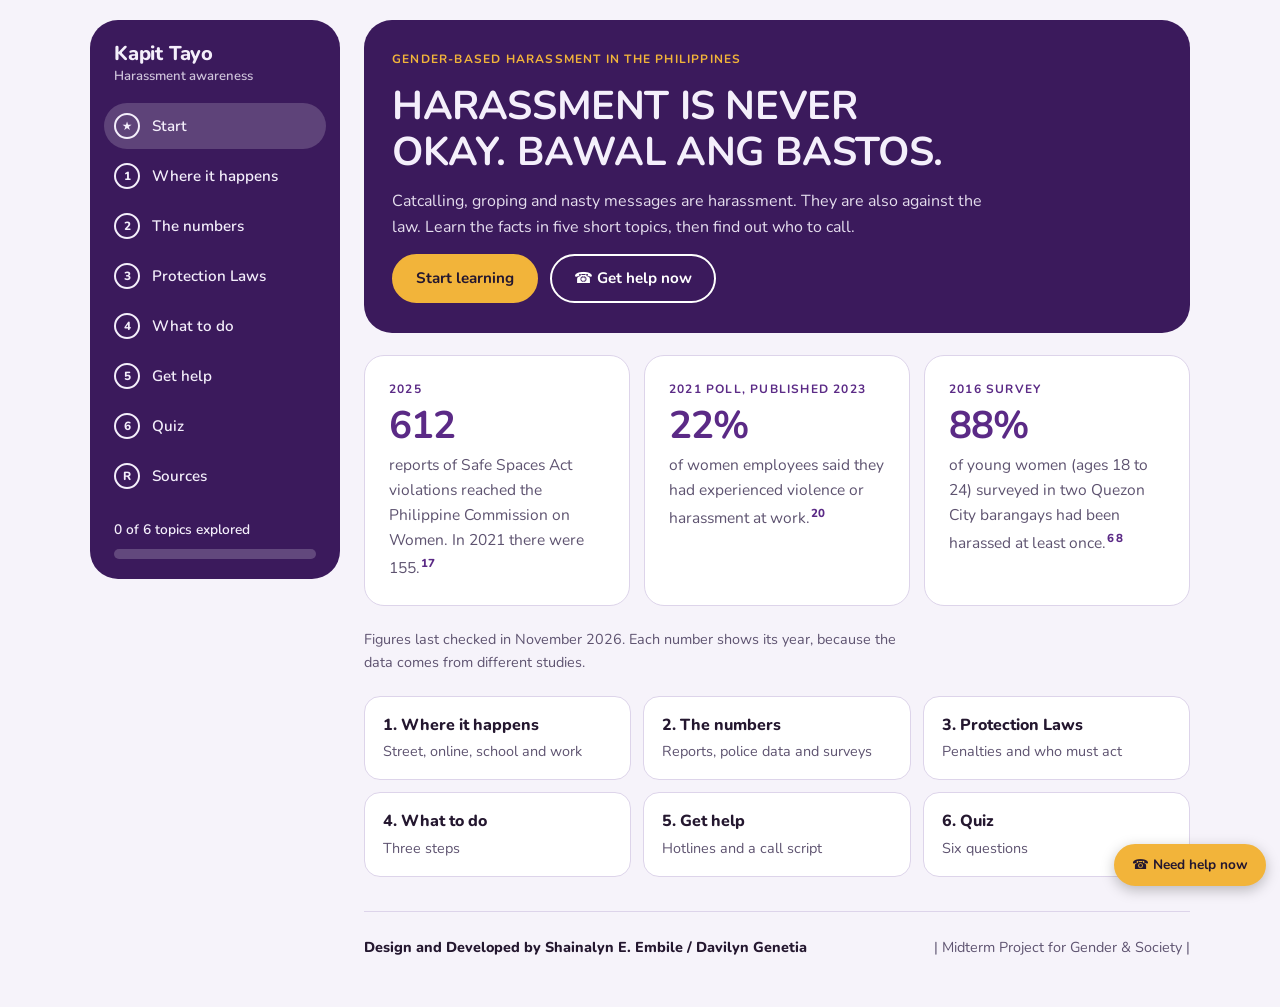
<file: index.html>
<!doctype html>
<html lang="en">
<head>
<meta charset="utf-8">
<meta name="viewport" content="width=device-width, initial-scale=1">
<title>Kapit Tayo</title>
<link rel="preconnect" href="https://fonts.googleapis.com">
<link rel="preconnect" href="https://fonts.gstatic.com" crossorigin>
<link href="https://fonts.googleapis.com/css2?family=Nunito:wght@400;600;700;800&display=swap" rel="stylesheet">
<link rel="stylesheet" href="style.css">
</head>
<body>
<div class="app">
  <aside class="side">
    <div class="brand">Kapit Tayo<span>Harassment awareness</span></div>
    <nav class="nav" id="nav" aria-label="Sections"></nav>
    <div class="prog"><span id="prog-t">0 of 6 topics explored</span><div class="bar"><i id="prog-b"></i></div></div>
  </aside>

  <main class="main">

    <!-- START -->
    <section class="mod" id="m-start">
      <div class="hero">
        <span class="eyebrow">Gender-based harassment in the Philippines</span>
        <h1>HARASSMENT IS NEVER OKAY. BAWAL ANG BASTOS. </h1>
        <p>Catcalling, groping and nasty messages are harassment. They are also against the law. Learn the facts in five short topics, then find out who to call.</p>
        <div class="btns"><button class="btn gold" type="button" data-go="places">Start learning</button><button class="btn light" type="button" data-go="hotline">&#9742; Get help now</button></div>
      </div>
      <div class="grid3">
        <div class="card fig"><span class="eyebrow">2025</span><span class="big">612</span><p>reports of Safe Spaces Act violations reached the Philippine Commission on Women. In 2021 there were 155.<sup><a href="#r17">17</a></sup></p></div>
        <div class="card fig"><span class="eyebrow">2021 poll, published 2023</span><span class="big">22%</span><p>of women employees said they had experienced violence or harassment at work.<sup><a href="#r20">20</a></sup></p></div>
        <div class="card fig"><span class="eyebrow">2016 survey</span><span class="big">88%</span><p>of young women (ages 18 to 24) surveyed in two Quezon City barangays had been harassed at least once.<sup><a href="#r6">6</a><a href="#r8">8</a></sup></p></div>
      </div>
      <p class="note">Figures last checked in November 2026. Each number shows its year, because the data comes from different studies.</p>
      <div class="todo" id="todo"></div>
    </section>

    <!-- PLACES -->
    <section class="mod" id="m-places" hidden>
      <div class="mod-head"><span class="eyebrow">1 &middot; Spot it</span><h2>Saan nangyayari? Kahit saan.</h2><p>One law, the Safe Spaces Act (RA 11313), covers all three places. Open each one.<sup><a href="#r1">1</a><a href="#r4">4</a></sup></p></div>
      <details class="acc" open>
        <summary>On the street and in public</summary>
        <div class="acc-body">
          <div><h3>What it looks like</h3><ul><li>Catcalling and whistling</li><li>Unwanted invitations</li><li>Sexist or hateful insults</li><li>Touching or groping</li><li>Flashing</li></ul><p class="note" style="margin-top:8px">All are listed in the Act.<sup><a href="#r3">3</a></sup></p></div>
          <div><h3>What the law says</h3><p>It is a crime in streets, jeepneys, malls and other public places.<sup><a href="#r14">14</a></sup></p><p>A first offense can mean a fine starting at PHP 1,000 plus community service. Serious acts can mean jail or a PHP 30,000 fine.<sup><a href="#r1">1</a></sup></p></div>
          <div><h3>What to do</h3><p>Tell the staff of the place, the police or your local hotline. They must call the police and share CCTV footage when a court asks.<sup><a href="#r2">2</a></sup></p></div>
        </div>
      </details>
      <details class="acc">
        <summary>Online</summary>
        <div class="acc-body">
          <div><h3>What it looks like</h3><ul><li>Online stalking</li><li>Nonstop unwanted messages</li><li>Sexual or sexist threats and insults</li><li>Sharing someone's private photos or videos</li></ul><p class="note" style="margin-top:8px">Listed in the Act.<sup><a href="#r1">1</a><a href="#r4">4</a></sup></p></div>
          <div><h3>What the law says</h3><p>The penalty is a fine of PHP 100,000 to PHP 500,000, jail time, or both.<sup><a href="#r5">5</a></sup></p><p>Private messages count too.<sup><a href="#r1">1</a></sup></p></div>
          <div><h3>What to do</h3><p>Take screenshots first. Then report to the PNP Anti-Cybercrime Group.<sup><a href="#r5">5</a></sup> Its AlengPulis helpline is for women and children.<sup><a href="#r13">13</a></sup></p></div>
        </div>
      </details>
      <details class="acc">
        <summary>At school and at work</summary>
        <div class="acc-body">
          <div><h3>What it looks like</h3><ul><li>Unwanted sexual comments or touching</li><li>Asking for sexual favors</li><li>Behavior that hurts a person's dignity</li></ul><p class="note" style="margin-top:8px">Covered by the Act.<sup><a href="#r1">1</a><a href="#r15">15</a></sup></p></div>
          <div><h3>What the law says</h3><p>The 2019 law widened the old 1995 law.<sup><a href="#r15">15</a></sup></p><p>Bosses and school heads can be punished if they ignore a report.<sup><a href="#r4">4</a></sup></p></div>
          <div><h3>What to do</h3><p>Tell HR or the school committee (CODI). Employers and schools must act on your report.<sup><a href="#r5">5</a></sup></p></div>
        </div>
      </details>
      <button class="btn" type="button" data-go="numbers">Next: The numbers</button>
    </section>

    <!-- NUMBERS -->
    <section class="mod" id="m-numbers" hidden>
      <div class="mod-head"><span class="eyebrow">2 &middot; Face the facts</span><h2>Hindi kwento lang. Numero ito.</h2><p>Newest figures first. Each card shows its year and its source.</p></div>

      <div class="card">
        <div class="card-top"><h3>Reports under the Safe Spaces Act</h3><span class="year">2021 to 2025</span></div>
        <p class="note">Cases reported to the Philippine Commission on Women (PCW).<sup><a href="#r17">17</a></sup></p>
        <div class="rows" id="rows-pcw"></div>
        <p class="note">The PCW says the rise may mean more victims are speaking up, not that harassment itself grew. The PCW also received court orders linked to the Act: 2 in 2022 and 11 in 2025.<sup><a href="#r17">17</a></sup></p>
      </div>

      <div class="grid3">
        <div class="card">
          <span class="eyebrow">Sextortion cases</span>
          <div class="compare"><span class="big">110</span><em>&rarr;</em><span class="big">121</span></div>
          <p class="note"><span class="tag-up">Up 10%</span> from 2022 to 2023.<sup><a href="#r11">11</a></sup> Sextortion means threatening to share private photos to force someone.</p>
        </div>
        <div class="card">
          <span class="eyebrow">Voyeurism cases</span>
          <div class="compare"><span class="big">294</span><em>&rarr;</em><span class="big">347</span></div>
          <p class="note"><span class="tag-up">Up 18%</span> from 2023 to 2024.<sup><a href="#r18">18</a></sup> Voyeurism means secretly recording or spying on someone.</p>
        </div>
        <div class="card">
          <span class="eyebrow">Voyeurism, Jan 1 to May 1</span>
          <div class="compare"><span class="big">141</span><em>&rarr;</em><span class="big">86</span></div>
          <p class="note"><span class="tag-down">Down 39%</span> from 2024 to 2025.<sup><a href="#r19">19</a></sup> The police credit awareness campaigns.</p>
        </div>
      </div>
      <p class="note">These are cases received by the Philippine National Police (PNP) Anti-Cybercrime Group. Many cases are never reported, so the real numbers are higher.</p>

      <div class="grid2">
        <div class="card">
          <h3>Online complaints from women and children</h3>
          <p class="note">Share of complaints to the PNP helpline.<sup><a href="#r10">10</a></sup></p>
          <div class="rows" id="rows-online"></div>
          <p class="note">Debt collection harassment ranked third, but the source gives no percentage for it.<sup><a href="#r10">10</a></sup></p>
        </div>
        <div class="card">
          <h3>At work</h3>
          <p class="note">Employees who said they had experienced workplace violence or harassment. World Risk Poll 2021, 1,000 Filipinos.<sup><a href="#r20">20</a></sup></p>
          <div class="rows" id="rows-work"></div>
          <p class="note">This counts all kinds of violence and harassment, not only sexual harassment.</p>
        </div>
      </div>

      <div class="card">
        <div class="card-top"><h3>Street harassment survey</h3><span class="older">Older data, 2016</span></div>
        <p class="note">Social Weather Stations (SWS) survey for UN Women and Quezon City, February 2016. It covered two Quezon City barangays, Payatas and Bagong Silangan, so it does not show national rates. It is still the most detailed Philippine street survey we found.<sup><a href="#r6">6</a><a href="#r8">8</a></sup></p>
        <div class="rows" id="rows-street"></div>
      </div>

      <p class="note">Worldwide, nearly 60% of women have faced online violence, says the UN Population Fund.<sup><a href="#r12">12</a></sup> Percent changes on this page are calculated from the source figures.</p>
      <button class="btn" type="button" data-go="law">Next: The law</button>
    </section>

    <!-- LAW -->
    <section class="mod" id="m-law" hidden>
      <div class="mod-head"><span class="eyebrow">3 &middot; Know your rights</span><h2>Hindi Lang Alam, Dapat Ipinaglalaban! </h2><p>The Safe Spaces Act was signed in April 2019.<sup><a href="#r1">1</a></sup> Motive does not matter. Saying "it was just a joke" is not an excuse.<sup><a href="#r2">2</a></sup></p></div>
      <div class="ladder">
        <div><span class="eyebrow">Public spaces</span><span class="big">PHP 1,000</span><span class="sub">up to PHP 30,000 or 11 to 30 days in jail, for a first offense</span><p>The penalty depends on the act.<sup><a href="#r1">1</a></sup></p></div>
        <div><span class="eyebrow">Online</span><span class="big">PHP 100,000</span><span class="sub">up to PHP 500,000, jail time, or both</span><p>The court decides.<sup><a href="#r5">5</a></sup></p></div>
        <div><span class="eyebrow">Public vehicles</span><span class="big">License</span><span class="sub">offenders can lose their license</span><p>Applies to harassment in public utility vehicles.<sup><a href="#r4">4</a></sup></p></div>
      </div>
      <div class="card who">
        <h3>Who has to act</h3>
        <div><b>Bars, malls, cinemas</b><span>Put up warning signs with a hotline number and help victims report.<sup><a href="#r2">2</a><a href="#r14">14</a></sup></span></div>
        <div><b>Local government</b><span>Make local rules and run a hotline.<sup><a href="#r3">3</a></sup></span></div>
        <div><b>Bosses and school heads</b><span>Act on reports, or be held responsible.<sup><a href="#r4">4</a></sup></span></div>
        <div><b>Police online unit</b><span>Takes complaints about online harassment.<sup><a href="#r5">5</a></sup></span></div>
      </div>
      <h3>Five laws, one goal: no more bastos</h3>
      <p class="note" style="margin-top:-12px">Tap a law to see what it is about and how it connects to this site.</p>
      <details class="acc" open><summary><span><span class="eyebrow" style="display:block">RA 11313</span>Safe Spaces Act (Bawal Bastos Law), 2019</span></summary><div class="acc-body"><div><h3>What it is about</h3><p>Defines and punishes gender-based sexual harassment in streets and public spaces, online, workplaces and schools. It covers strangers and peers, not only people in authority, and tells local governments to run a hotline.<sup><a href="#r3">3</a></sup></p></div><div><h3>How it connects here</h3><p>This is the backbone of this site. Every place you opened, every penalty and the 612 reports to the PCW all come from this law.<sup><a href="#r1">1</a><a href="#r17">17</a></sup></p></div><div><h3>Think of it when</h3><p>Catcalling, unwanted remarks, groping, flashing, online stalking and threats, even if the person says it was a joke.</p></div></div></details>
      <details class="acc"><summary><span><span class="eyebrow" style="display:block">RA 7877</span>Anti-Sexual Harassment Act, 1995</span></summary><div class="acc-body"><div><h3>What it is about</h3><p>The older law. It punishes sexual harassment in work, education and training settings, mainly when the harasser holds power over you, like a boss or teacher.</p></div><div><h3>How it connects here</h3><p>The 2019 law widened it, so peers and strangers can be held responsible too. This links to the school and work topic.<sup><a href="#r15">15</a></sup></p></div><div><h3>Think of it when</h3><p>A superior pressures you for sexual favors, or an office or school ignores your report.</p></div></div></details>
      <details class="acc"><summary><span><span class="eyebrow" style="display:block">RA 9262</span>Anti-Violence Against Women and Their Children Act, 2004</span></summary><div class="acc-body"><div><h3>What it is about</h3><p>Protects women and their children from physical, sexual, psychological and economic abuse by a husband, ex, live-in or dating partner. It allows protection orders.</p></div><div><h3>How it connects here</h3><p>Harassment is not always from a stranger. Stalking, threats and nasty messages from an ex can fall here, and the PNP Anti-Cybercrime Group applies this law online.<sup><a href="#r16">16</a></sup></p></div><div><h3>Think of it when</h3><p>A current or former partner keeps messaging, tracking or threatening you.</p></div></div></details>
      <details class="acc"><summary><span><span class="eyebrow" style="display:block">RA 9995</span>Anti-Photo and Video Voyeurism Act, 2009</span></summary><div class="acc-body"><div><h3>What it is about</h3><p>Punishes taking photos or videos of private or sexual acts or body parts without consent, and copying or sharing them, even if the person first agreed to be recorded.<sup><a href="#r21">21</a></sup></p></div><div><h3>How it connects here</h3><p>This is the law behind the voyeurism numbers in The numbers: 294 to 347 cases from 2023 to 2024.<sup><a href="#r18">18</a></sup> It also matters for leaked private photos.</p></div><div><h3>Think of it when</h3><p>Someone secretly records you, or shares your private photos or videos after a breakup.</p></div></div></details>
      <details class="acc"><summary><span><span class="eyebrow" style="display:block">RA 9710</span>Magna Carta of Women, 2009</span></summary><div class="acc-body"><div><h3>What it is about</h3><p>A women&rsquo;s human rights law. It commits the State to end discrimination against women and to protect them from violence.</p></div><div><h3>How it connects here</h3><p>It is the bigger promise behind all of these laws: being safe in public and online is a right, not a favor.</p></div><div><h3>Think of it when</h3><p>You want to understand why the State must act, or push your school or barangay to do more.</p></div></div></details>
      
      <button class="btn" type="button" data-go="help">Next: What to do</button>
    </section>

    <!-- HELP -->
    <section class="mod" id="m-help" hidden>
      <div class="mod-head"><span class="eyebrow">4 &middot; Hindi ka nag-iisa</span><h2>What to do: Incident action guide</h2><p>Follow these three steps, then use the private note-taker to write down details before you call or file a blotter.</p></div>
      <div class="grid3">
        <div class="card stepc"><span class="sn s1">1</span><h3>Ensure safety first</h3><p>Move to a safe, populated area, alert nearby security officers, or call 911 if you are in immediate danger.<sup><a href="#r22">22</a></sup></p></div>
        <div class="card stepc"><span class="sn s2">2</span><h3>Preserve evidence</h3><p>Take screenshots of DMs and posts. Note the date, time, vehicle plate numbers, or names of eyewitnesses.<sup><a href="#r5">5</a></sup></p></div>
        <div class="card stepc"><span class="sn s3">3</span><h3>File an official report</h3><p>Report to the Barangay VAW Desk, PNP Aleng Pulis, the PNP Anti-Cybercrime Group, or your school or work CODI.<sup><a href="#r5">5</a><a href="#r13">13</a><a href="#r22">22</a></sup></p><button type="button" class="btn gold" data-go="hotline" style="margin-top:12px">See hotline numbers</button></div>
      </div>
      <p class="note">In the 2016 survey, half of the women who were harassed did nothing, and some were too afraid.<sup><a href="#r6">6</a></sup> Believe them. Never blame a victim for what they wore.<sup><a href="#r9">9</a></sup></p>
      <div class="card notes">
        <div class="card-top"><div><h3>Private incident note-taker</h3><p class="note">Write the facts down before calling or filing a blotter. Notes stay in this browser tab only and are cleared when you close it.</p></div><span class="year">Local only</span></div>
        <form id="nf" autocomplete="off">
          <div class="fields">
            <label>Date &amp; time of incident<input type="datetime-local" id="n-when"></label>
            <label>Location / platform<input type="text" id="n-where" placeholder="e.g. MRT Ayala Station / Facebook Messenger" maxlength="200"></label>
          </div>
          <label>Perpetrator description / account handle<input type="text" id="n-who" placeholder="e.g. Red shirt, PUJ plate ABC 1234 or @username" maxlength="200"></label>
          <label>Detailed sequence of events<textarea id="n-what" rows="4" placeholder="Describe exactly what was said or done..." maxlength="2000"></textarea></label>
          <div class="btns"><button type="submit" class="btn">+ Save note</button><button type="button" class="linkbtn" id="n-clear">Clear local logs</button></div>
        </form>
        <div id="note-list" aria-live="polite"></div>
        <p class="note">Using a shared phone or computer? Tap Clear local logs when you are done.</p>
      </div>
      <div class="btns"><button class="btn ghost" type="button" data-go="law">&larr; Previous: The law</button><button class="btn gold" type="button" data-go="hotline">Next: Hotlines &amp; script builder &rarr;</button></div>
    </section>

    <!-- QUIZ -->
    <section class="mod" id="m-quiz" hidden>
      <div class="mod-head"><span class="eyebrow">6 &middot; No Pressure, Just Fun. </span><h2>Alam mo ba? Let's Find Out. </h2><p>Six questions. Pick one answer each.</p></div>
      <div class="card q" id="quiz" aria-live="polite"></div>
      <div class="card">
        <h3 style="margin-bottom:12px">Talk about it</h3>
        <div class="grid3">
          <p>Have you seen this happen? What did people do?</p>
          <p>Why do some people stay silent?</p>
          <p>How can our school or barangay make reporting easier?</p>
        </div>
      </div>
    </section>

    <section class="mod" id="m-hotline" hidden>
      <div class="mod-head"><span class="eyebrow">5 &middot; Get Help </span><h2>Huwag Sarilinin, Humingi ng Tulong. </h2><p>You do not have to be sure it is a crime to ask for help. Pick what happened and see who to contact.</p></div>
      <div class="sos">
        <div><span class="eyebrow">In danger right now?</span><span class="big">911</span><p>The national emergency hotline, for police, rescue and other emergencies.<sup><a href="#r22">22</a></sup></p></div>
        <div class="btns"><a class="btn gold" href="tel:911">Call 911</a><button class="btn light" type="button" id="copy911">Copy number</button></div>
      </div>
      <div class="card">
        <h3>What happened?</h3>
        <div class="picker" id="picker" role="group" aria-label="What happened"></div>
        <p class="tip" id="tip"></p>
        <div class="results" id="results" aria-live="polite"></div>
      </div>
      <div class="card">
        <h3>Everyone you can contact</h3>
        <input type="search" class="field" id="dir-q" placeholder="Search by name, topic or number" aria-label="Search contacts" style="margin-top:12px">
        <div class="dir" id="dir"></div>
      </div>
      <div class="card">
        <div class="card-top"><h3>Get your words ready</h3><span class="year">Not saved or sent</span></div>
        <p class="note">Fill in what you know. The script updates as you type. Copy it to read out on a call or paste into a message.</p>
        <div class="builder">
          <div class="form">
            <label class="lbl" for="sb-what">What happened</label>
            <select class="field" id="sb-what"><option value="public">In a public place or vehicle</option><option value="online">Online</option><option value="photos">Threatened with my photos</option><option value="work">At school or work</option><option value="known">By someone I know</option><option value="unsure">I am not sure</option></select>
            <label class="lbl" for="sb-when">When</label>
            <input class="field" type="date" id="sb-when">
            <label class="lbl" for="sb-where">Where, or which app</label>
            <input class="field" type="text" id="sb-where" placeholder="e.g. a jeepney on Commonwealth Avenue" maxlength="150">
            <label class="lbl" for="sb-who">Who did it</label>
            <input class="field" type="text" id="sb-who" placeholder="A name or description. Leave empty if unknown." maxlength="150">
            <fieldset class="checks"><legend class="lbl">Proof you have</legend>
              <label><input type="checkbox" name="proof" value="screenshots or messages"> Screenshots or messages</label>
              <label><input type="checkbox" name="proof" value="a place that may have CCTV"> A place that may have CCTV</label>
              <label><input type="checkbox" name="proof" value="people who saw it"> People who saw it</label>
            </fieldset>
          </div>
          <div class="out"><span class="eyebrow">Your script</span><p class="script" id="sb-out"></p><button type="button" class="btn" id="sb-cp">Copy script</button></div>
        </div>
      </div>
      <p class="note">Numbers come from public PCW, DSWD and PNP listings.<sup><a href="#r22">22</a><a href="#r23">23</a><a href="#r24">24</a></sup> Numbers can change. If one does not connect, try another, or go to your barangay VAW Desk or the nearest PNP Women and Children Protection Desk.</p>
      <button class="btn" type="button" data-go="quiz">Next: Quiz</button>
    </section>

    <!-- SOURCES -->
    <section class="mod" id="m-sources" hidden>
      <div class="mod-head"><span class="eyebrow">References</span><h2>Sources</h2></div>
      <div class="card">
        <ol class="refs">
          <li id="r1">Rappler. <em>Duterte signs Safe Spaces Act (RA 11313)</em>, April 2019. <a href="https://www.rappler.com/?p=235481" target="_blank" rel="noopener">rappler.com</a></li>
          <li id="r2">PTV News. <em>PRRD signs law imposing heftier fines for sexual harassment</em>. <a href="https://ptvnews.ph/?p=125613" target="_blank" rel="noopener">ptvnews.ph</a></li>
          <li id="r3">Senate of the Philippines. <em>Legislative bulletin: RA 11313, Safe Spaces Act</em>, September 2020. <a href="https://legacy.senate.gov.ph/publications/ELLS/IB%20RA%2011313%20PCW.pdf" target="_blank" rel="noopener">legacy.senate.gov.ph</a></li>
          <li id="r4">Asian Development Bank, Law and Policy Reform. <em>Safe Spaces Act, Republic Act No. 11313</em>. <a href="https://lpr.adb.org/resource/safe-spaces-act-republic-act-no-11313-philippines" target="_blank" rel="noopener">lpr.adb.org</a></li>
          <li id="r5">Jur.ph. <em>Safe Spaces Act: definitions, penalties and mandates</em>. <a href="https://jur.ph/law/facts/safe-spaces-act" target="_blank" rel="noopener">jur.ph</a></li>
          <li id="r6">UN Women Asia-Pacific. <em>QC's pioneering law to stop street harassment</em>, March 2016. <a href="https://asiapacific.unwomen.org/en/news-and-events/stories/2016/03/qcs-pioneering-law-to-stop-street-harassment" target="_blank" rel="noopener">asiapacific.unwomen.org</a></li>
          <li id="r7">Rappler. <em>How safe are Philippine streets for women?</em> (SWS Safe Cities Quezon City survey), March 2016. <a href="https://www.rappler.com/?p=124993" target="_blank" rel="noopener">rappler.com</a></li>
          <li id="r8">Stop Street Harassment. <em>New street harassment studies in the Philippines</em>, summarizing the SWS February 2016 survey. <a href="https://stopstreetharassment.org/?p=20716" target="_blank" rel="noopener">stopstreetharassment.org</a></li>
          <li id="r9">BusinessWorld. <em>SWS baseline study on street harassment</em>, by Nickky Faustine P. de Guzman. <a href="https://www.bworldonline.com/?p=11534" target="_blank" rel="noopener">bworldonline.com</a></li>
          <li id="r10">Manila Bulletin. <em>What are the 5 common online crimes vs women and children? PNP-ACG reveals</em>, March 6, 2024. <a href="https://mb.com.ph/2024/3/6/what-are-the-5-common-online-crime-vs-women-and-children-pnp-acg-reveals" target="_blank" rel="noopener">mb.com.ph</a></li>
          <li id="r11">Foundation for Media Alternatives. <em>Online Gender-Based Violence in the Philippines: 2025 Mid-year Report</em> (citing PNP-ACG sextortion figures for 2022 and 2023). <a href="https://fma.ph/online-gender-based-violence-in-the-philippines-2025-mid-year-report/" target="_blank" rel="noopener">fma.ph</a></li>
          <li id="r12">Foundation for Media Alternatives. <em>2024 Online Gender-Based Violence Report</em> (citing the UN Population Fund). <a href="https://fma.ph/2024-online-gender-based-violence-report/" target="_blank" rel="noopener">fma.ph</a></li>
          <li id="r13">Commission on Human Rights. <em>Statement commending the activation of the PNP virtual helpline for women and children</em>. <a href="https://chr.gov.ph/tl/2024/statements/press-statement/statement-of-the-commission-on-human-rights-commending-the-activation-of-the-pnp-virtual-helpline-for-women-and-children" target="_blank" rel="noopener">chr.gov.ph</a></li>
          <li id="r14">Batas Natin. <em>RA No. 11313, Safe Spaces Act</em> (full text). <a href="https://batasnatin.com/laws/ra-11313" target="_blank" rel="noopener">batasnatin.com</a></li>
          <li id="r15">Interaksyon. <em>Philippines' streets should be safer for women with new law signed</em>, May 29, 2019. <a href="https://interaksyon.philstar.com/trends-spotlights/2019/05/29/149719/safe-streets-public-spaces-act/amp/" target="_blank" rel="noopener">interaksyon.philstar.com</a></li>
          <li id="r16">Foundation for Media Alternatives. <em>Mapping online gender-based violence in the Philippines</em>, 2018 (names RA 9262 among laws applied by the PNP-ACG). <a href="https://fma.ph/recognising-and-responding-online-gender-based-violence-in-the-philippines/" target="_blank" rel="noopener">fma.ph</a></li>
          <li id="r17">GMA News Online. <em>Why do sexist remarks and harassment persist despite the Safe Spaces Act?</em>, March 31, 2026 (Philippine Commission on Women data, 2021 to 2025). <a href="https://www.gmanetwork.com/news/publicaffairs/content/982107/why-do-sexist-remarks-and-harassment-persist-despite-the-safe-spaces-act/story" target="_blank" rel="noopener">gmanetwork.com</a></li>
          <li id="r18">Philippine Daily Inquirer. <em>PNP observes increase in voyeurism, online libel cases in 2024</em>, January 2025 (PNP-ACG data). <a href="https://newsinfo.inquirer.net/2025223/pnp-observes-increase-in-voyeurism-online-libel-cases-in-2024" target="_blank" rel="noopener">newsinfo.inquirer.net</a></li>
          <li id="r19">Daily Tribune. <em>Voyeurism cases down 39% in Q1 2025: PNP</em>, May 15, 2025 (PNP-ACG data, January 1 to May 1). <a href="https://tribune.net.ph/2025/05/15/voyeurism-cases-down-39-in-q1-2025-pnp" target="_blank" rel="noopener">tribune.net.ph</a></li>
          <li id="r20">The Philippine Star. <em>Around a fifth of Filipino employees have experienced workplace harassment: poll</em>, January 31, 2023 (Lloyd's Register Foundation and Gallup, World Risk Poll 2021). <a href="https://www.philstar.com/headlines/2023/01/31/2241812/around-fifth-filipino-employees-have-experienced-workplace-harassment-poll" target="_blank" rel="noopener">philstar.com</a></li>
          <li id="r21">Jur.ph. <em>Anti-Photo and Video Voyeurism Act of 2009 (RA 9995)</em>. <a href="https://jur.ph/law/facts/anti-photo-and-video-voyeurism-act-of-2009" target="_blank" rel="noopener">jur.ph</a></li>
          <li id="r22">DSWD. <em>Reporting VAWC cases</em> (911, Aleng Pulis, Barangay VAW Desk). <a href="https://dswd.gov.ph/?p=107885" target="_blank" rel="noopener">dswd.gov.ph</a></li>
          <li id="r23">Philippine Commission on Women. <em>Joint solidarity statement on GBV</em> (PNP 177, WCPC, PAO). <a href="https://pcw.gov.ph/joint-solidarity-statement-on-gbv-during-covid-19/" target="_blank" rel="noopener">pcw.gov.ph</a></li>
          <li id="r24">DSWD. <em>VAWC service providers</em> (NBI VAWCD, DSWD text hotline, NCMH crisis line). <a href="https://old.dswd.gov.ph/?p=74649" target="_blank" rel="noopener">old.dswd.gov.ph</a></li>
          <li id="r25">Philippine Commission on Women. <em>Anti-Sexual Harassment Act of 1995</em> (workplace hotline 1349). <a href="https://pcw.gov.ph/?p=16242" target="_blank" rel="noopener">pcw.gov.ph</a></li>
          <li id="r26">UN Women Asia-Pacific. <em>Service directory: Philippines</em> (anti-trafficking action line 1343). <a href="https://asiapacific.unwomen.org/sites/default/files/Field%20Office%20ESEAsia/Docs/Publications/2021/07/ap-Service-directory-regional-Philippines-7July21.pdf" target="_blank" rel="noopener">asiapacific.unwomen.org</a></li>
        </ol>
      </div>
      <p class="foot">Gender-responsive digital platform. General information only, not legal advice. Hotline numbers can change, so check an official source if one does not connect.</p>
    </section>
    <footer class="site-foot"><div><b>Design and Developed by Shainalyn E. Embile / Davilyn Genetia </b> </div> </b>| Midterm Project for Gender & Society |</b></div></footer>
  </main>
</div>
<button type="button" class="btn gold fab" id="fab" data-go="hotline">&#9742; Need help now</button>
<script src="script.js"></script>
</body>
</html>
</file>
<file: style.css>
html { color-scheme: light; }
body { margin: 0; }
img { max-width: 100%; }
[hidden] { display: none !important; }

/* Layout concept: a small learning app. A violet sidebar lists the modules, one module shows at a time in the main panel, and a progress counter tracks what has been opened. Violet is the colour of the women's rights movement; gold is the single highlight. One typeface (Nunito) is used everywhere, and every button is a pill. */
:root {
  --bg: #f6f3fa;
  --card: #ffffff;
  --fg: #24172f;
  --muted: #5e5370;
  --line: #ddd4ea;
  --wash: #ece4f7;
  --primary: #5b2a86;
  --primary-ink: #ffffff;
  --side: #3b1a5c;
  --on-side: #f4effb;
  --accent: #f2b43a;
  --accent-ink: #24172f;
  --ok: #1b7a4d;
  --ok-ink: #ffffff;
  --bad: #b3261e;
  --font: "Nunito", system-ui, -apple-system, "Segoe UI", sans-serif;
  --r-btn: 999px;
  --r-opt: 16px;
  --r-card: 20px;
}
@media (prefers-color-scheme: dark) {
  :root:not([data-theme="light"]) {
    --bg: #150f1e; --card: #1f1730; --fg: #efe9f7; --muted: #b0a3c4; --line: #3a2c52; --wash: #2b1f40;
    --primary: #c9a3f5; --primary-ink: #1a0f2a; --side: #0f0a17; --on-side: #f4effb;
    --accent: #f2b43a; --accent-ink: #24172f; --ok: #4fd09a; --ok-ink: #0f0a17; --bad: #ff8d84;
    color-scheme: dark;
  }
}
:root[data-theme="dark"] {
  --bg: #150f1e; --card: #1f1730; --fg: #efe9f7; --muted: #b0a3c4; --line: #3a2c52; --wash: #2b1f40;
  --primary: #c9a3f5; --primary-ink: #1a0f2a; --side: #0f0a17; --on-side: #f4effb;
  --accent: #f2b43a; --accent-ink: #24172f; --ok: #4fd09a; --ok-ink: #0f0a17; --bad: #ff8d84;
  color-scheme: dark;
}

* { box-sizing: border-box; }
body { background: var(--bg); color: var(--fg); font-family: var(--font); font-size: 17px; line-height: 1.6; padding-inline: 16px; padding-block: 20px 40px; }
.app { max-width: 1100px; margin-inline: auto; display: grid; grid-template-columns: 250px minmax(0, 1fr); gap: 24px; align-items: start; }
h1, h2, h3 { font-family: var(--font); font-weight: 800; margin: 0; line-height: 1.15; letter-spacing: -0.01em; text-wrap: balance; }
h1 { font-size: clamp(2.1rem, 5vw, 3.2rem); }
h2 { font-size: clamp(1.7rem, 4vw, 2.3rem); }
h3 { font-size: 1.2rem; }
p { margin: 0; max-width: 62ch; }
a { color: var(--primary); text-underline-offset: 3px; }
button, summary { font: inherit; }
a:focus-visible, button:focus-visible, summary:focus-visible { outline: 3px solid var(--accent); outline-offset: 3px; }
sup a { font-size: 0.72rem; text-decoration: none; font-weight: 800; padding: 0 1px; }
.eyebrow { font-size: 0.78rem; font-weight: 800; letter-spacing: 0.1em; text-transform: uppercase; color: var(--primary); }
.note { font-size: 0.9rem; color: var(--muted); }
.big { font-weight: 800; font-size: clamp(2.3rem, 6vw, 3.1rem); line-height: 1; letter-spacing: -0.02em; font-variant-numeric: tabular-nums; }
.sub { display: block; font-size: 0.95rem; font-weight: 600; color: var(--muted); margin-top: 6px; line-height: 1.4; }

/* sidebar */
.side { background: var(--side); color: var(--on-side); padding: 24px 14px 20px; border-radius: 28px; position: sticky; top: 16px; display: flex; flex-direction: column; gap: 20px; }
.brand { font-weight: 800; font-size: 1.45rem; line-height: 1; padding-inline: 10px; letter-spacing: -0.01em; }
.brand span { display: block; font-weight: 600; font-size: 0.82rem; opacity: 0.8; margin-top: 6px; letter-spacing: 0; }
.nav { display: flex; flex-direction: column; gap: 4px; }
.nav button { display: flex; align-items: center; gap: 12px; text-align: left; background: transparent; color: var(--on-side); border: 0; border-radius: var(--r-btn); padding: 10px 14px 10px 10px; cursor: pointer; font-weight: 700; }
.nav button:hover { background: rgba(255, 255, 255, 0.1); }
.nav button[aria-current="page"] { background: rgba(255, 255, 255, 0.18); }
.nav .n { width: 26px; height: 26px; border: 2px solid var(--on-side); border-radius: 50%; display: grid; place-items: center; font-size: 0.74rem; font-weight: 800; flex: none; }
.nav button.seen .n { background: var(--accent); border-color: var(--accent); color: var(--accent-ink); }
.prog { padding-inline: 10px; font-size: 0.86rem; font-weight: 600; }
.prog .bar { height: 10px; border-radius: var(--r-btn); background: rgba(255, 255, 255, 0.2); margin-top: 8px; overflow: hidden; }
.prog .bar i { display: block; height: 100%; width: 0; border-radius: var(--r-btn); background: var(--accent); }

/* main */
.main { min-width: 0; }
.mod[hidden] { display: none; }
.mod { display: flex; flex-direction: column; gap: 22px; }
.mod-head { display: flex; flex-direction: column; gap: 8px; }
.mod-head p { color: var(--muted); }
.card { background: var(--card); border: 1px solid var(--line); border-radius: var(--r-card); padding: 24px; }
.card-top { display: flex; justify-content: space-between; align-items: center; gap: 12px; flex-wrap: wrap; margin-bottom: 6px; }
.year { background: var(--wash); color: var(--primary); font-weight: 800; font-size: 0.8rem; padding: 3px 12px; border-radius: var(--r-btn); white-space: nowrap; }
.grid3 { display: grid; grid-template-columns: repeat(3, minmax(0, 1fr)); gap: 14px; }
.grid2 { display: grid; grid-template-columns: repeat(2, minmax(0, 1fr)); gap: 14px; }

/* buttons: always pill-shaped */
.btn { background: var(--primary); color: var(--primary-ink); border: 2px solid var(--primary); border-radius: var(--r-btn); font-weight: 800; padding: 12px 26px; cursor: pointer; align-self: flex-start; }
.btn:hover:not(:disabled) { filter: brightness(1.1); }
.btn.gold { background: var(--accent); border-color: var(--accent); color: var(--accent-ink); }
.btn.ghost { background: transparent; color: var(--primary); }
.btn:disabled { opacity: 0.4; cursor: default; }

/* start */
.hero { background: var(--side); color: var(--on-side); border-radius: 28px; padding: 36px 30px; display: flex; flex-direction: column; gap: 16px; }
.hero p { color: var(--on-side); opacity: 0.92; font-size: 1.1rem; }
.hero .eyebrow { color: var(--accent); }
.fig { display: flex; flex-direction: column; gap: 8px; }
.fig .big { color: var(--primary); }
.fig p { font-size: 0.97rem; color: var(--muted); }
.todo { display: grid; grid-template-columns: repeat(3, minmax(0, 1fr)); gap: 12px; }
.todo button { text-align: left; background: var(--card); border: 1px solid var(--line); border-radius: var(--r-opt); color: var(--fg); padding: 16px 18px; cursor: pointer; display: flex; flex-direction: column; gap: 2px; }
.todo button:hover { border-color: var(--primary); }
.todo b { font-weight: 800; }
.todo span { font-size: 0.9rem; color: var(--muted); }

/* accordion */
details.acc { background: var(--card); border: 1px solid var(--line); border-radius: var(--r-card); overflow: hidden; }
details.acc summary { cursor: pointer; padding: 18px 22px; font-weight: 800; font-size: 1.15rem; list-style: none; display: flex; justify-content: space-between; align-items: center; gap: 12px; }
details.acc summary::-webkit-details-marker { display: none; }
details.acc summary::after { content: "+"; width: 34px; height: 34px; border-radius: 50%; background: var(--wash); color: var(--primary); font-size: 1.4rem; font-weight: 700; line-height: 1; display: grid; place-items: center; flex: none; }
details.acc[open] summary::after { content: "\2212"; }
details.acc[open] summary { border-bottom: 1px solid var(--line); }
.acc-body { padding: 20px 22px 24px; display: grid; grid-template-columns: repeat(3, minmax(0, 1fr)); gap: 22px; }
.acc-body h3 { color: var(--primary); font-size: 0.78rem; letter-spacing: 0.1em; text-transform: uppercase; margin-bottom: 8px; }
.acc-body ul { margin: 0; padding-left: 20px; display: grid; gap: 4px; font-size: 0.97rem; }
.acc-body p { font-size: 0.97rem; }
.acc-body p + p { margin-top: 8px; }

/* bars and comparisons */
.rows { display: grid; gap: 16px; margin-block: 16px; }
.row-top { display: flex; justify-content: space-between; align-items: baseline; gap: 14px; }
.row-top b { font-weight: 800; font-size: 1.2rem; white-space: nowrap; font-variant-numeric: tabular-nums; }
.track { height: 14px; background: var(--wash); border-radius: var(--r-btn); margin-top: 6px; overflow: hidden; }
.track i { display: block; height: 100%; width: var(--w); background: var(--primary); border-radius: var(--r-btn); }
.row.hot .track i { background: var(--accent); }
.compare { display: flex; align-items: baseline; gap: 10px; flex-wrap: wrap; margin-block: 10px 12px; }
.compare em { font-style: normal; color: var(--muted); font-size: 1.4rem; font-weight: 800; }
.tag-up, .tag-down { display: inline-block; font-weight: 800; font-size: 0.8rem; padding: 2px 11px; border-radius: var(--r-btn); }
.tag-up { background: var(--accent); color: var(--accent-ink); }
.tag-down { background: var(--ok); color: var(--ok-ink); }
.older { display: inline-block; background: var(--wash); color: var(--primary); font-weight: 800; font-size: 0.8rem; padding: 3px 12px; border-radius: var(--r-btn); }

/* law */
.ladder { display: grid; grid-template-columns: repeat(3, minmax(0, 1fr)); gap: 14px; }
.ladder > div { background: var(--card); border: 1px solid var(--line); border-radius: var(--r-card); padding: 22px; display: flex; flex-direction: column; gap: 6px; }
.ladder .big { color: var(--primary); }
.ladder p { font-size: 0.93rem; color: var(--muted); margin-top: 6px; }
.who { display: flex; flex-direction: column; gap: 4px; }
.who > div { display: grid; grid-template-columns: minmax(0, 11rem) minmax(0, 1fr); gap: 14px; padding: 14px 0; border-bottom: 1px solid var(--line); }
.who > div:last-child { border-bottom: 0; padding-bottom: 0; }
.who b { font-weight: 800; }
.chips { display: flex; flex-wrap: wrap; gap: 10px; }
.chip { background: var(--wash); border-radius: var(--r-btn); padding: 8px 18px; font-size: 0.93rem; }
.chip b { font-weight: 800; margin-right: 6px; color: var(--primary); }

/* stepper */
.stepper { display: flex; flex-direction: column; gap: 18px; }
.dots { display: flex; gap: 8px; }
.dots i { width: 40px; height: 8px; border-radius: var(--r-btn); background: var(--wash); }
.dots i.on { background: var(--primary); }
.stepbox { display: grid; grid-template-columns: 90px minmax(0, 1fr); gap: 20px; align-items: start; min-height: 150px; }
.stepbox .num { font-weight: 800; font-size: 5rem; line-height: 0.9; color: var(--primary); }
.stepbox h3 { font-size: 1.5rem; margin-bottom: 8px; }
.btns { display: flex; gap: 10px; flex-wrap: wrap; }

/* quiz */
.q h3 { font-size: 1.35rem; margin-bottom: 16px; }
.opts { display: grid; gap: 10px; }
.opt { text-align: left; background: var(--bg); color: var(--fg); border: 2px solid var(--line); border-radius: var(--r-opt); padding: 13px 20px; cursor: pointer; font-weight: 600; }
.opt:hover:not(:disabled) { border-color: var(--primary); }
.opt.right { border-color: var(--ok); background: color-mix(in srgb, var(--ok) 14%, var(--card)); }
.opt.wrong { border-color: var(--bad); background: color-mix(in srgb, var(--bad) 12%, var(--card)); }
.opt:disabled { cursor: default; }
.why { margin-top: 16px; min-height: 3em; font-size: 0.97rem; }
.score { font-weight: 800; font-size: 3rem; line-height: 1.1; color: var(--primary); }

/* references */
.refs { margin: 0; padding-left: 26px; display: grid; gap: 10px; font-size: 0.92rem; }
.refs a { word-break: break-word; }
.foot { font-size: 0.85rem; color: var(--muted); max-width: 70ch; }

@media (max-width: 860px) {
  body { font-size: 16px; padding-block: 0 32px; }
  .app { grid-template-columns: minmax(0, 1fr); gap: 16px; }
  .side { position: sticky; top: env(safe-area-inset-top, 0px); z-index: 10; margin-inline: -16px; padding: 12px 16px 10px; gap: 6px; border-radius: 0 0 24px 24px; }
  .brand { padding: 0; font-size: 1.15rem; display: flex; align-items: baseline; justify-content: space-between; gap: 10px; }
  .brand span { margin: 0; font-size: 0.75rem; }
  .nav { flex-direction: row; overflow-x: auto; scrollbar-width: none; gap: 6px; padding-bottom: 4px; }
  .nav button { padding: 8px 14px 8px 8px; white-space: nowrap; }
  .prog { display: none; }
  .grid3, .grid2, .todo, .acc-body, .ladder { grid-template-columns: minmax(0, 1fr); }
  .who > div { grid-template-columns: minmax(0, 1fr); gap: 4px; }
  .stepbox { grid-template-columns: minmax(0, 1fr); gap: 8px; }
  .stepbox .num { font-size: 3.4rem; }
  .hero { padding: 28px 22px; border-radius: 24px; }
  .card { padding: 20px; }
}
@media (prefers-reduced-motion: reduce) { * { scroll-behavior: auto !important; transition: none !important; } }

.btn.light { background: transparent; color: var(--on-side); border-color: var(--on-side); }
.hero .btns { gap: 12px; }
.hero .btn.light { color: #fff; border-color: #fff; }
a.btn { text-decoration: none; display: inline-block; }

/* what to do: step cards and private incident note-taker.
   Every selector is scoped (.notes, .sbx, .toast) so it cannot restyle other forms on the site. */
.stepc { display: flex; flex-direction: column; gap: 8px; }
.stepc p { font-size: 0.95rem; color: var(--muted); }
.sn { width: 38px; height: 38px; border-radius: 50%; display: grid; place-items: center; font-weight: 800; background: var(--wash); color: var(--primary); }
.sn.s1 { background: color-mix(in srgb, var(--bad) 18%, var(--card)); color: var(--bad); }
.sn.s2 { background: color-mix(in srgb, var(--accent) 30%, var(--card)); color: var(--fg); }
.notes { display: flex; flex-direction: column; gap: 14px; border-color: var(--primary); }
.notes form { display: grid; gap: 14px; }
.notes .fields { display: grid; grid-template-columns: repeat(2, minmax(0, 1fr)); gap: 14px; }
.notes label, .sbx label.lbl { display: flex; flex-direction: column; gap: 6px; font-weight: 800; font-size: 0.88rem; min-width: 0; }
.notes input, .notes textarea, .sbx textarea, .sbx select { font: inherit; font-weight: 400; color: var(--fg); background: var(--bg); border: 2px solid var(--line); border-radius: 14px; padding: 11px 14px; width: 100%; min-width: 0; }
.notes input:focus-visible, .notes textarea:focus-visible, .sbx textarea:focus-visible, .sbx select:focus-visible { outline: 3px solid var(--accent); outline-offset: 1px; border-color: var(--primary); }
.notes textarea, .sbx textarea { resize: vertical; }
.notes .btns { align-items: center; }
.notes .linkbtn, .linkbtn { background: none; border: 0; color: var(--muted); cursor: pointer; font-weight: 700; text-decoration: underline; text-underline-offset: 3px; padding: 8px 6px; }
.notes .linkbtn:hover { color: var(--primary); }
.note-item { background: var(--bg); border: 1px solid var(--line); border-radius: var(--r-opt); padding: 14px 16px; margin-top: 10px; }
.note-item p { font-size: 0.95rem; margin-top: 4px; max-width: none; overflow-wrap: anywhere; }
.note-item p span { font-weight: 800; color: var(--primary); }
.note-item .linkbtn { padding: 6px 12px 0 0; font-size: 0.85rem; }
.sbx #sb-out { margin-top: 12px; }
.toast { position: fixed; left: 50%; bottom: calc(24px + env(safe-area-inset-bottom, 0px)); transform: translate(-50%, 120px); background: var(--fg); color: var(--bg); padding: 10px 20px; border-radius: var(--r-btn); font-weight: 700; transition: transform 0.25s; z-index: 60; max-width: 90vw; }
.toast.show { transform: translate(-50%, 0); }
@media (max-width: 860px) { .notes .fields { grid-template-columns: minmax(0, 1fr); } }

/* get help */
.btn.small { padding: 6px 18px; font-size: 0.9rem; }
.sos { background: var(--side); color: var(--on-side); border-radius: 28px; padding: 26px 30px; display: flex; justify-content: space-between; align-items: center; gap: 20px; flex-wrap: wrap; }
.sos > div:first-child { display: flex; flex-direction: column; gap: 6px; min-width: 0; }
.sos .eyebrow { color: var(--accent); }
.sos .big { color: var(--accent); font-size: clamp(3.4rem, 10vw, 5rem); }
.sos p { font-size: 0.97rem; max-width: 46ch; }
.sos sup a { color: var(--on-side); }
.picker { display: flex; flex-wrap: wrap; gap: 8px; margin-top: 14px; }
.pick { background: var(--card); color: var(--fg); border: 2px solid var(--line); border-radius: var(--r-btn); font-weight: 700; padding: 9px 18px; cursor: pointer; }
.pick:hover { border-color: var(--primary); }
.pick[aria-pressed="true"] { background: var(--primary); border-color: var(--primary); color: var(--primary-ink); }
.tip { margin-top: 16px; background: var(--wash); border-radius: var(--r-opt); padding: 12px 18px; font-weight: 700; max-width: none; }
.tip:empty { display: none; }
.results { display: grid; grid-template-columns: repeat(auto-fit, minmax(min(100%, 260px), 1fr)); gap: 14px; margin-top: 16px; }
.contact { background: var(--bg); border: 1px solid var(--line); border-radius: var(--r-card); padding: 20px; display: flex; flex-direction: column; gap: 8px; min-width: 0; }
.contact h4 { margin: 0; font-weight: 800; font-size: 1.1rem; line-height: 1.25; }
.c-top { display: flex; justify-content: space-between; align-items: flex-start; gap: 10px; }
.c-for { font-size: 0.95rem; color: var(--muted); }
.c-num { display: flex; justify-content: space-between; align-items: center; gap: 10px; flex-wrap: wrap; padding: 10px 0; border-top: 1px solid var(--line); }
.c-num b { font-weight: 800; font-size: 1.25rem; font-variant-numeric: tabular-nums; }
.c-btns { display: flex; gap: 8px; }
.dir { display: flex; flex-direction: column; margin-top: 14px; }
.dir-row { display: grid; grid-template-columns: minmax(0, 1.1fr) minmax(0, 1.5fr) minmax(0, 1.3fr); gap: 16px; padding: 16px 0; border-bottom: 1px solid var(--line); align-items: start; }
.dir-row:last-child { border-bottom: 0; }
.dir-row b { font-weight: 800; }
.dir-row .c-num { border: 0; padding: 0 0 8px; }
.dir-empty { padding: 18px 0; color: var(--muted); }
.builder { display: grid; grid-template-columns: minmax(0, 1fr) minmax(0, 1fr); gap: 24px; margin-top: 16px; align-items: start; }
.form { display: flex; flex-direction: column; gap: 6px; min-width: 0; }
.lbl { font-weight: 800; font-size: 0.9rem; margin-top: 8px; }
.field { font: inherit; color: var(--fg); background: var(--bg); border: 2px solid var(--line); border-radius: 16px; padding: 10px 16px; width: 100%; min-width: 0; }
.field:focus-visible { outline: 3px solid var(--accent); outline-offset: 2px; border-color: var(--primary); }
input[type="search"].field { border-radius: var(--r-btn); }
fieldset.checks { border: 0; padding: 0; margin: 8px 0 0; display: flex; flex-direction: column; gap: 6px; min-width: 0; }
fieldset.checks legend { padding: 0; margin: 0 0 4px; }
.checks label { display: flex; align-items: center; gap: 10px; font-weight: 600; }
.checks input { width: 18px; height: 18px; accent-color: var(--primary); }
.out { background: var(--wash); border-radius: var(--r-card); padding: 20px; display: flex; flex-direction: column; gap: 12px; align-items: flex-start; min-width: 0; }
.script { white-space: pre-wrap; font-size: 0.97rem; line-height: 1.55; overflow-wrap: anywhere; }
.site-foot { margin-top: 34px; padding: 24px 0 8px; border-top: 1px solid var(--line); display: flex; justify-content: space-between; gap: 16px; flex-wrap: wrap; align-items: center; color: var(--muted); font-size: 0.9rem; }
.site-foot b { color: var(--fg); font-weight: 800; }
.site-foot p { max-width: 54ch; }
.fab { position: fixed; right: 16px; bottom: calc(16px + env(safe-area-inset-bottom, 0px)); z-index: 30; box-shadow: 0 8px 22px rgba(0, 0, 0, 0.28); }
@media (max-width: 860px) {
  .builder, .dir-row { grid-template-columns: minmax(0, 1fr); }
  .dir-row { gap: 8px; }
  .sos { padding: 22px 20px; border-radius: 24px; }
}

/* typography, spacing and alignment pass: one calmer scale for the whole site */
body { font-size: 16px; line-height: 1.6; }
h1, h2, h3 { font-weight: 700; }
h1 { font-size: clamp(1.9rem, 4.5vw, 2.5rem); }
h2 { font-size: clamp(1.5rem, 3.2vw, 1.85rem); }
h3 { font-size: 1.1rem; }
.brand { font-size: 1.25rem; }
.eyebrow { font-size: 0.75rem; font-weight: 700; }
.big { font-size: clamp(1.9rem, 4.5vw, 2.4rem); font-weight: 700; }
.sos .big { font-size: clamp(2.6rem, 6vw, 3.2rem); }
.sub { font-size: 0.9rem; }
.hero { padding: 30px 28px; gap: 14px; }
.hero p { font-size: 1rem; }
.btn { font-weight: 700; font-size: 0.95rem; padding: 10px 22px; }
.btn.small { font-size: 0.85rem; padding: 5px 16px; }
.pick { font-size: 0.92rem; font-weight: 700; padding: 8px 16px; }
.fab { font-size: 0.85rem; padding: 8px 16px; right: 14px; bottom: calc(14px + env(safe-area-inset-bottom, 0px)); box-shadow: 0 4px 14px rgba(0, 0, 0, 0.25); }
.row-top b, .c-num b { font-size: 1.05rem; font-weight: 700; }
.compare em { font-size: 1.2rem; }
.score { font-size: 2.4rem; font-weight: 700; }
.q h3 { font-size: 1.15rem; }
details.acc summary { font-size: 1.05rem; font-weight: 700; padding: 16px 20px; }
.nav button { font-weight: 600; font-size: 0.95rem; }
.tip { font-weight: 600; }
.lbl { font-weight: 700; }
.mod-head, .card, .hero, .sos { text-align: left; }
.sos, .sos .btns, .card-top, .c-top, .c-num { align-items: center; }
@media (max-width: 860px) {
  .hero { padding: 24px 20px; }
  .fab { font-size: 0.8rem; padding: 7px 14px; }
  .sos .big { font-size: 2.8rem; }
}
</file>
